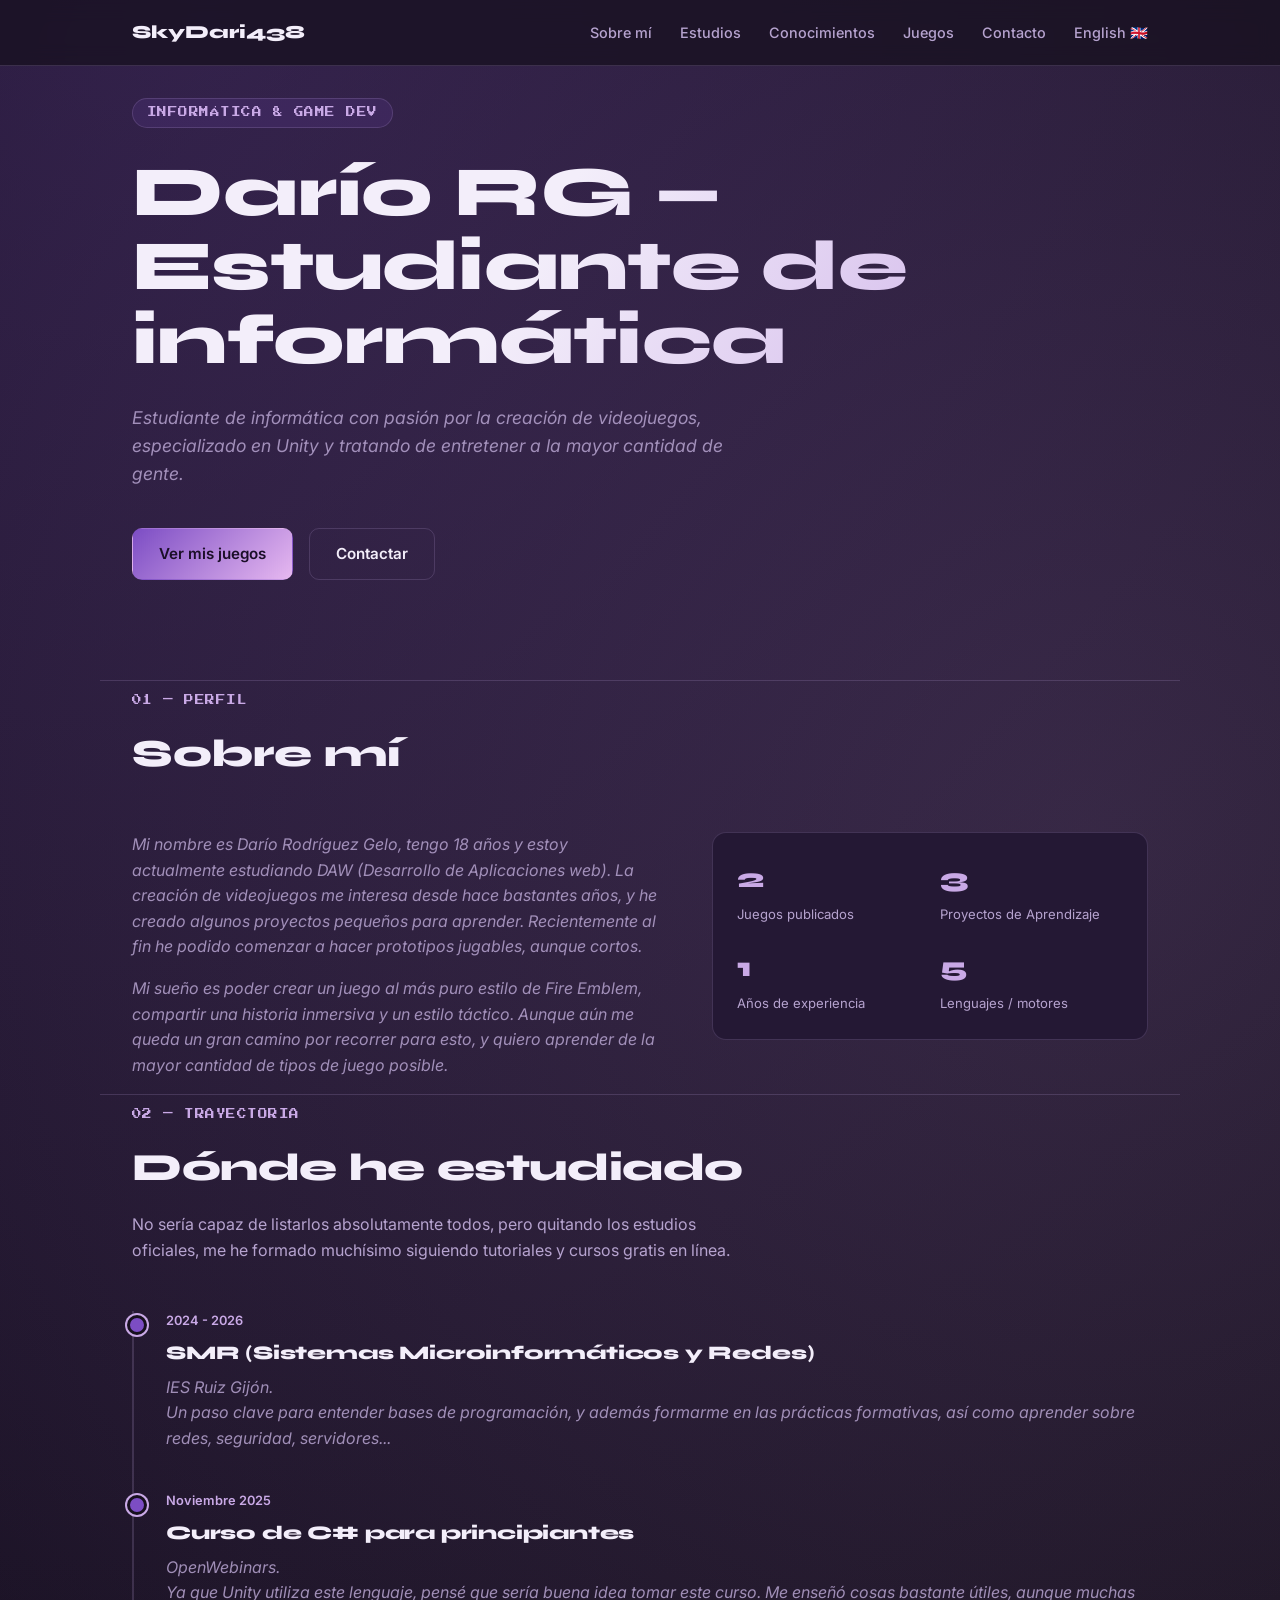
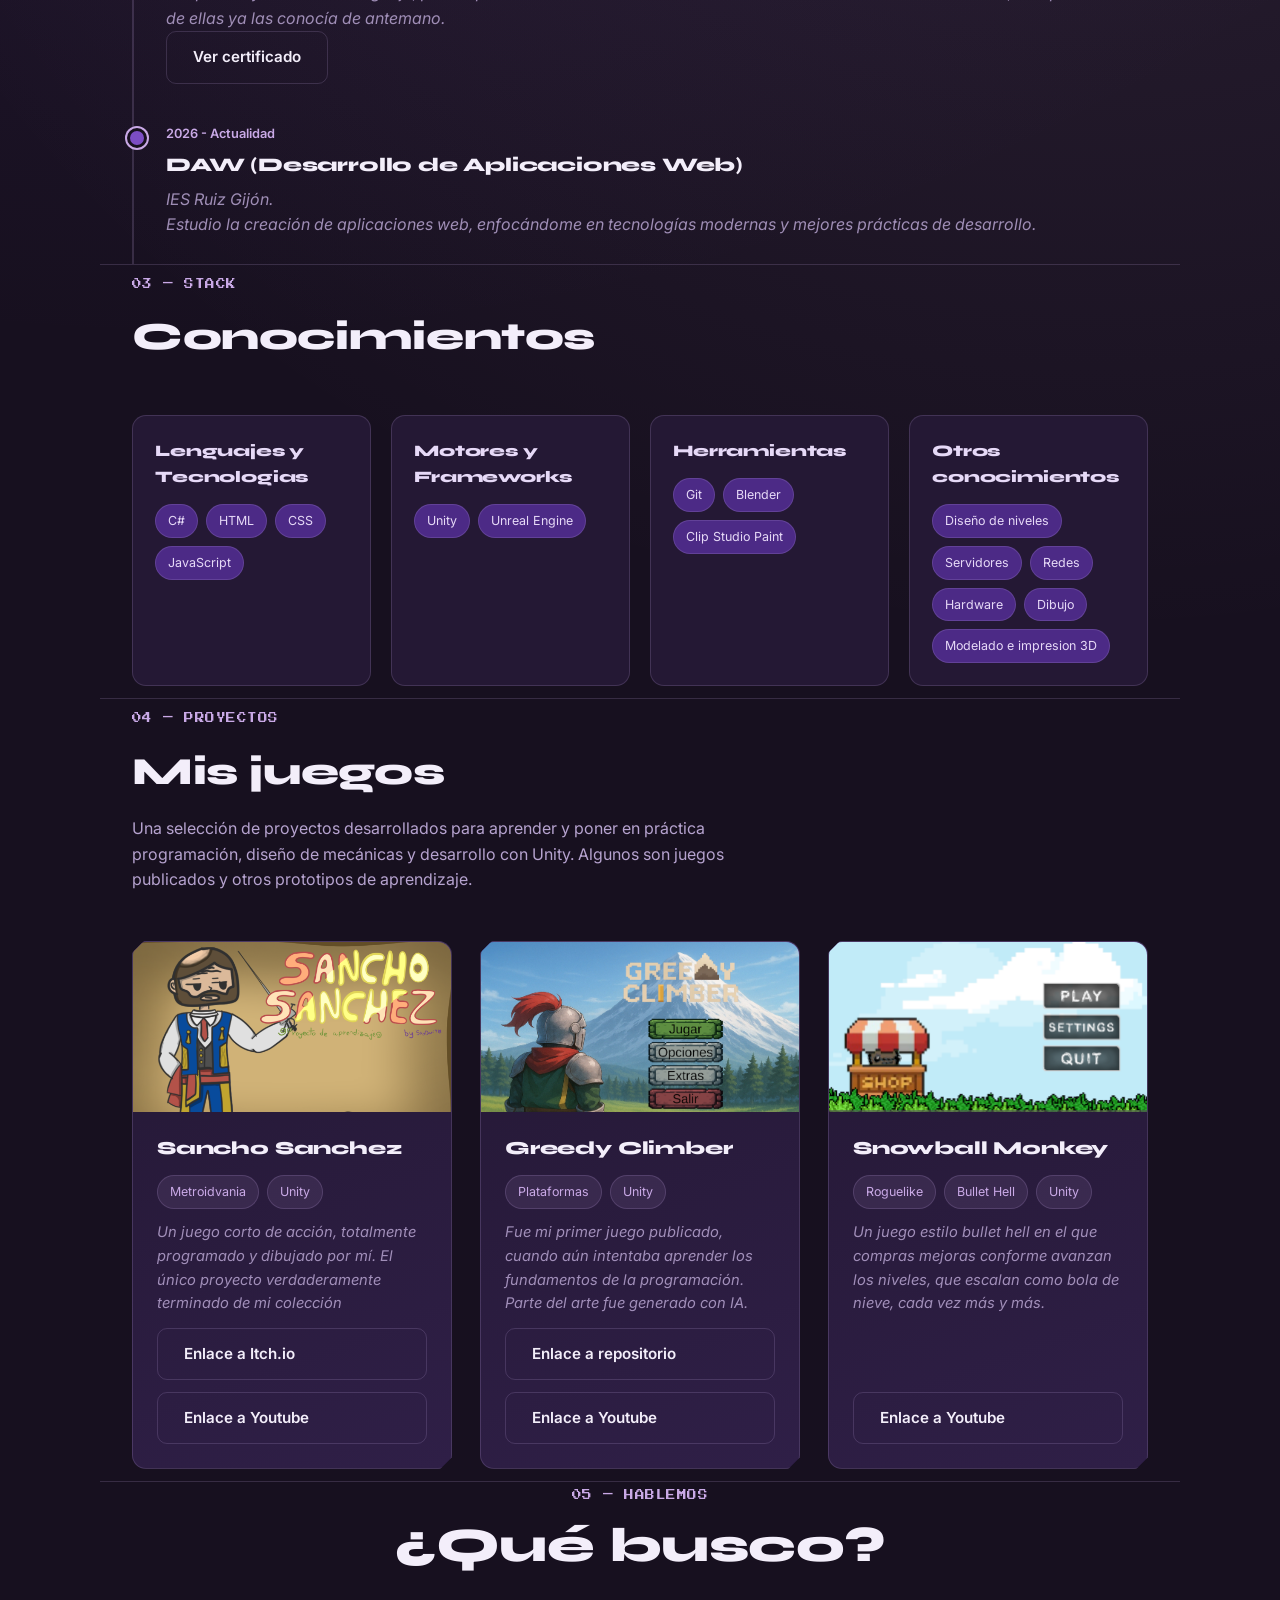
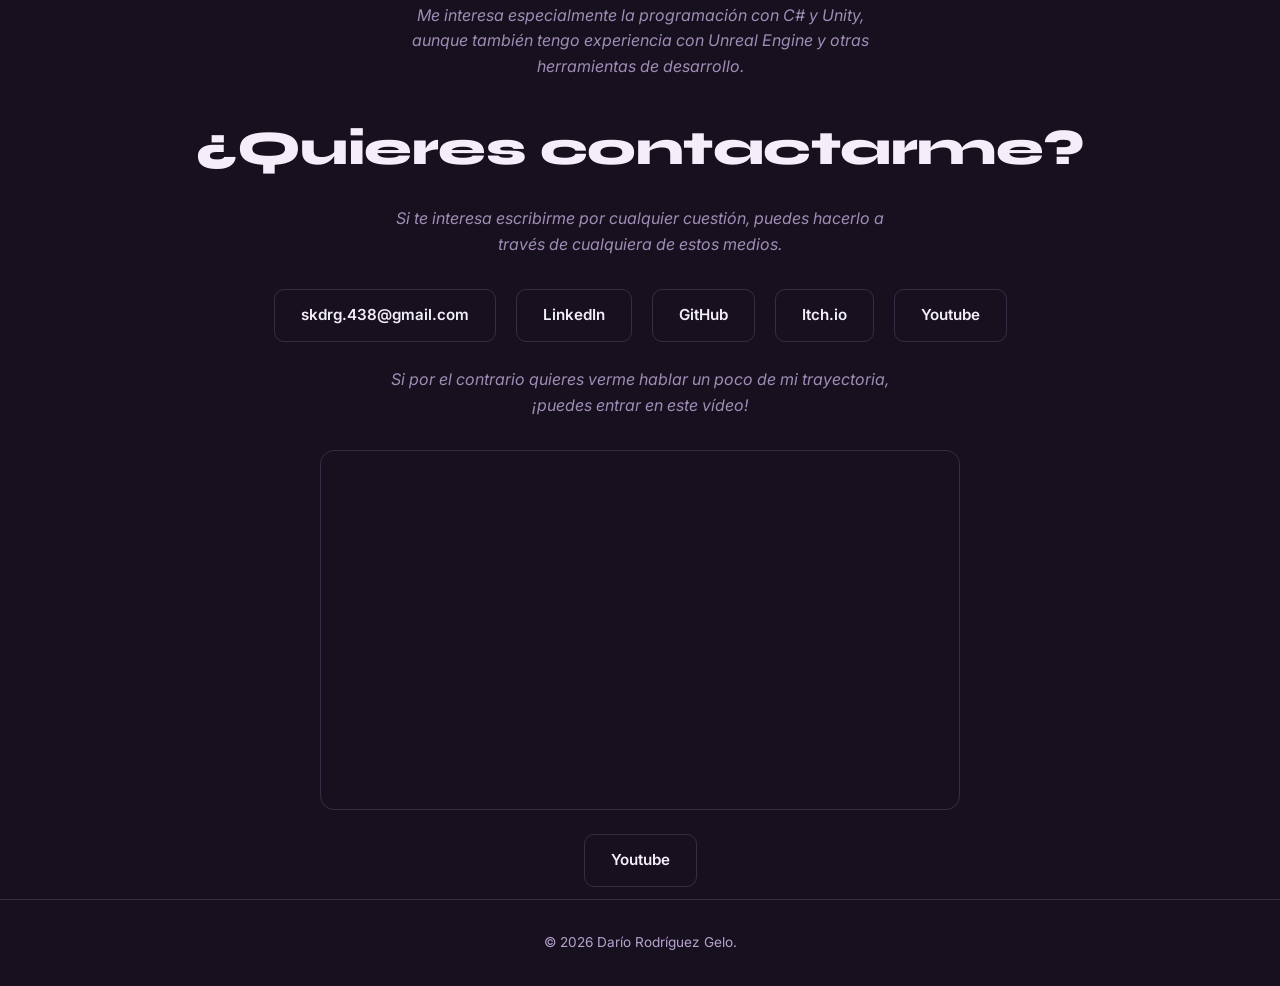
<file: index.html>
<!DOCTYPE html>
<html lang="es">
<head>
<meta charset="UTF-8">
<meta name="viewport" content="width=device-width, initial-scale=1.0">
<meta name="color-scheme" content="dark">
<title>SkyDari438 — Portfolio de estudiante de informática</title>
<link rel="preconnect" href="https://fonts.googleapis.com">
<link rel="preconnect" href="https://fonts.gstatic.com" crossorigin>
<link rel="stylesheet" href="index.css">
<link href="https://fonts.googleapis.com/css2?family=Syne:wght@600;700;800&family=Inter:wght@400;500;600&family=Press+Start+2P&display=swap" rel="stylesheet">
</head>
<body>
 
<header>
  <nav>
    <div class="logo">SkyDari438</div>
    <input type="checkbox" id="nav-toggle" class="nav-toggle">
    <label for="nav-toggle" class="hamburger" aria-label="Abrir menú">
      <span></span><span></span><span></span>
    </label>
    <ul>
      <li><a href="#sobre-mi">Sobre mí</a></li>
      <li><a href="#estudios">Estudios</a></li>
      <li><a href="#conocimientos">Conocimientos</a></li>
      <li><a href="#juegos">Juegos</a></li>
      <li><a href="#contacto">Contacto</a></li>
      <li><a href="index-en.html">English 🇬🇧</a></li>
    </ul>
  </nav>
</header>
 
<main>
 
  <!-- HERO -->
  <section class="hero wrap" style="border-top:none;">
    <span class="hero-eyebrow pixel-tag">Informática & Game Dev</span>
    <h1>Darío RG — Estudiante de informática</h1>
    <p class="lede placeholder">
      Estudiante de informática con pasión por la creación de videojuegos, especializado en Unity y tratando de entretener a la mayor cantidad de gente.
    <div class="hero-actions">
      <a class="btn btn-primary" href="#juegos">Ver mis juegos</a>
      <a class="btn btn-ghost" href="#contacto">Contactar</a>
    </div>
  </section>
 
  <!-- SOBRE MI -->
  <section class="wrap" id="sobre-mi">
    <div class="section-head">
      <span class="pixel-tag">01 — Perfil</span>
      <h2>Sobre mí</h2>
    </div>
    <div class="about-grid">
      <div>
        <p class="placeholder">
          Mi nombre es Darío Rodríguez Gelo, tengo 18 años y estoy actualmente estudiando DAW (Desarrollo de Aplicaciones web). La creación de videojuegos me interesa desde hace bastantes años, y he creado algunos proyectos pequeños para aprender. Recientemente al fin he podido comenzar a hacer prototipos jugables, aunque cortos.
        </p>
        <p class="placeholder">
          Mi sueño es poder crear un juego al más puro estilo de Fire Emblem, compartir una historia inmersiva y un estilo táctico. Aunque aún me queda un gran camino por recorrer para esto, y quiero aprender de la mayor cantidad de tipos de juego posible.
        </p>
      </div>
      <div class="stat-card">
        <div>
          <h3>2</h3>
          <span>Juegos publicados</span>
        </div>
        <div>
          <h3>3</h3>
          <span>Proyectos de Aprendizaje</span>
        </div>
        <div>
          <h3>1</h3>
          <span>Años de experiencia</span>
        </div>
        <div>
          <h3>5</h3>
          <span>Lenguajes / motores</span>
        </div>
      </div>
    </div>
  </section>
 
  <!-- ESTUDIOS -->
  <section class="wrap" id="estudios">
    <div class="section-head">
      <span class="pixel-tag">02 — Trayectoria</span>
      <h2>Dónde he estudiado</h2>
      <p>No sería capaz de listarlos absolutamente todos, pero quitando los estudios oficiales, me he formado muchísimo siguiendo tutoriales y cursos gratis en línea.</p>
    </div>
    <div class="timeline">
      <div class="timeline-item">
        <span class="date">2024 - 2026</span>
        <h3>SMR (Sistemas Microinformáticos y Redes)</h3>
        <p class="placeholder">IES Ruiz Gijón. <br>Un paso clave para entender bases de programación, y además formarme en las prácticas formativas, así como aprender sobre redes, seguridad, servidores...</p>
      </div>
      <div class="timeline-item">
        <span class="date">Noviembre 2025</span>
        <h3>Curso de C# para principiantes</h3>
        <p class="placeholder">OpenWebinars. <br>Ya que Unity utiliza este lenguaje, pensé que sería buena idea tomar este curso. Me enseñó cosas bastante útiles, aunque muchas de ellas ya las conocía de antemano.</p>
      <a class="btn btn-ghost" href="https://openwebinars.net/cert/fSMb" target="_blank">Ver certificado</a>
    </div>
      <div class="timeline-item">
        <span class="date">2026 - Actualidad</span>
        <h3>DAW (Desarrollo de Aplicaciones Web)</h3>
        <p class="placeholder">IES Ruiz Gijón. <br>Estudio la creación de aplicaciones web, enfocándome en tecnologías modernas y mejores prácticas de desarrollo.</p><br>
      </div>
    </div>
  </section>
 
  <!-- CONOCIMIENTOS -->
  <section class="wrap" id="conocimientos">
    <div class="section-head">
      <span class="pixel-tag">03 — Stack</span>
      <h2>Conocimientos</h2>
      <p></p>
    </div>
    <div class="skills-grid">
      <div class="skill-card">
        <h3>Lenguajes y Tecnologias</h3>
        <div class="tag-row">
          <span class="tag">C#</span>
          <span class="tag">HTML</span>
          <span class="tag">CSS</span>
          <span class="tag">JavaScript</span>
        </div>
      </div>
      <div class="skill-card">
        <h3>Motores y Frameworks</h3>
        <div class="tag-row">
          <span class="tag">Unity</span>
          <span class="tag">Unreal Engine</span>
        </div>
      </div>
      <div class="skill-card">
        <h3>Herramientas</h3>
        <div class="tag-row">
          <span class="tag">Git</span>
          <span class="tag">Blender</span>
          <span class="tag">Clip Studio Paint</span>
        </div>
      </div>
      <div class="skill-card">
        <h3>Otros conocimientos</h3>
        <div class="tag-row">
          <span class="tag">Diseño de niveles</span>
          <span class="tag">Servidores</span>
          <span class="tag">Redes</span>
          <span class="tag">Hardware</span>
          <span class="tag">Dibujo</span>
          <span class="tag">Modelado e impresion 3D</span>
        </div>
      </div>
    </div>
  </section>
 
  <!-- JUEGOS -->
  <section class="wrap" id="juegos">
    <div class="section-head">
      <span class="pixel-tag">04 — Proyectos</span>
      <h2>Mis juegos</h2>
      <p>Una selección de proyectos desarrollados para aprender y poner en práctica programación, diseño de mecánicas y desarrollo con Unity. Algunos son juegos publicados y otros prototipos de aprendizaje.</p>
    </div>
    <div class="games-grid">
 
      <div class="game-card">
        <div class="game-cover"><img src="Images/portada.png"></div>
        <div class="game-body">
          <h3>Sancho Sanchez</h3>
          <div class="game-meta">
            <span class="tag">Metroidvania</span>
            <span class="tag">Unity</span>
          </div>
          <p class="placeholder">Un juego corto de acción, totalmente programado y dibujado por mí. El único proyecto verdaderamente terminado de mi colección</p>
          <div class="btn btn-ghost">
            <a href="https://skydari438-dev.itch.io/sancho-sanchez" target="_blank">Enlace a Itch.io</a>
          </div>
          <div class="btn btn-ghost">
            <a href="https://youtu.be/wzPy4xqdHXQ" target="_blank">Enlace a Youtube</a>
          </div>
        </div>
      </div>
 
      <div class="game-card">
        <div class="game-cover"><img src="Images/GreedyClimber.png"></div>
        <div class="game-body">
          <h3>Greedy Climber</h3>
          <div class="game-meta">
            <span class="tag">Plataformas</span>
            <span class="tag">Unity</span>
          </div>
          <p class="placeholder">Fue mi primer juego publicado, cuando aún intentaba aprender los fundamentos de la programación. Parte del arte fue generado con IA.</p>
          <div class="btn btn-ghost">
            <a href="https://github.com/SkyDari-438/Primer-Juego-Unity2D.git" target="_blank">Enlace a repositorio</a>
          </div>
          <div class="btn btn-ghost">
            <a href="https://youtu.be/NjrJSNWbiig" target="_blank">Enlace a Youtube</a>
          </div>
        </div>
      </div>
 
      <div class="game-card">
        <div class="game-cover"><img src="Images/SnowballMonkey.png"></div>
        <div class="game-body">
          <h3>Snowball Monkey</h3>
          <div class="game-meta">
            <span class="tag">Roguelike</span>
            <span class="tag">Bullet Hell</span>
            <span class="tag">Unity</span>
          </div>
          <p class="placeholder">Un juego estilo bullet hell en el que compras mejoras conforme avanzan los niveles, que escalan como bola de nieve, cada vez más y más.</p>
          <div class="btn btn-ghost">
            <a href="https://youtu.be/b_CX183hEW8" target="_blank">Enlace a Youtube</a>
          </div>
        </div>
      </div>

    </div>
  </section>
 
  <!-- CONTACTO -->
  <section class="wrap contact" id="contacto">
    <span class="pixel-tag">05 — Hablemos</span>
    <h2>¿Qué busco?</h2>
    <p class="placeholder">Me interesa especialmente la programación con C# y Unity, aunque también tengo experiencia con Unreal Engine y otras herramientas de desarrollo.</p>
    <h2>¿Quieres contactarme?</h2>
    <p class="placeholder">Si te interesa escribirme por cualquier cuestión, puedes hacerlo a través de cualquiera de estos medios.</p>
    <div class="contact-links">
      <a class="btn btn-ghost" href="mailto:skdrg.438@gmail.com">skdrg.438@gmail.com</a>
      <a class="btn btn-ghost" href="https://www.linkedin.com/in/dar%C3%ADo-rodr%C3%ADguez-gelo-843842410/?locale=es" target="_blank">LinkedIn</a>
      <a class="btn btn-ghost" href="https://github.com/SkyDari-438" target="_blank">GitHub</a>
      <a class="btn btn-ghost" href="https://skydari438-dev.itch.io/" target="_blank">Itch.io</a>
      <a class="btn btn-ghost" href="https://www.youtube.com/@SkyDari438" target="_blank">Youtube</a>
    </div>
<br>
        <p class="placeholder">Si por el contrario quieres verme hablar un poco de mi trayectoria, ¡puedes entrar en este vídeo!</p>

<div class="video-embed">
  <iframe
    src="https://www.youtube-nocookie.com/embed/djMQ1L8S_8g"
    title="Vídeo de trayectoria de Darío Rodríguez Gelo"
    frameborder="0"
    allow="accelerometer; autoplay; clipboard-write; encrypted-media; gyroscope; picture-in-picture; web-share"
    referrerpolicy="strict-origin-when-cross-origin"
    allowfullscreen>
  </iframe>
</div>
<div class="contact-links">
  <a class="btn btn-ghost" href="https://youtu.be/djMQ1L8S_8g" target="_blank">Youtube</a>
</div>


 
</main>
 
<footer>
  © 2026 Darío Rodríguez Gelo.
</footer>

<script>
  document.querySelectorAll('nav ul a').forEach(function(link){
    link.addEventListener('click', function(){
      var toggle = document.getElementById('nav-toggle');
      if (toggle) toggle.checked = false;
    });
  });
</script>
 
</body>
</html>
</file>
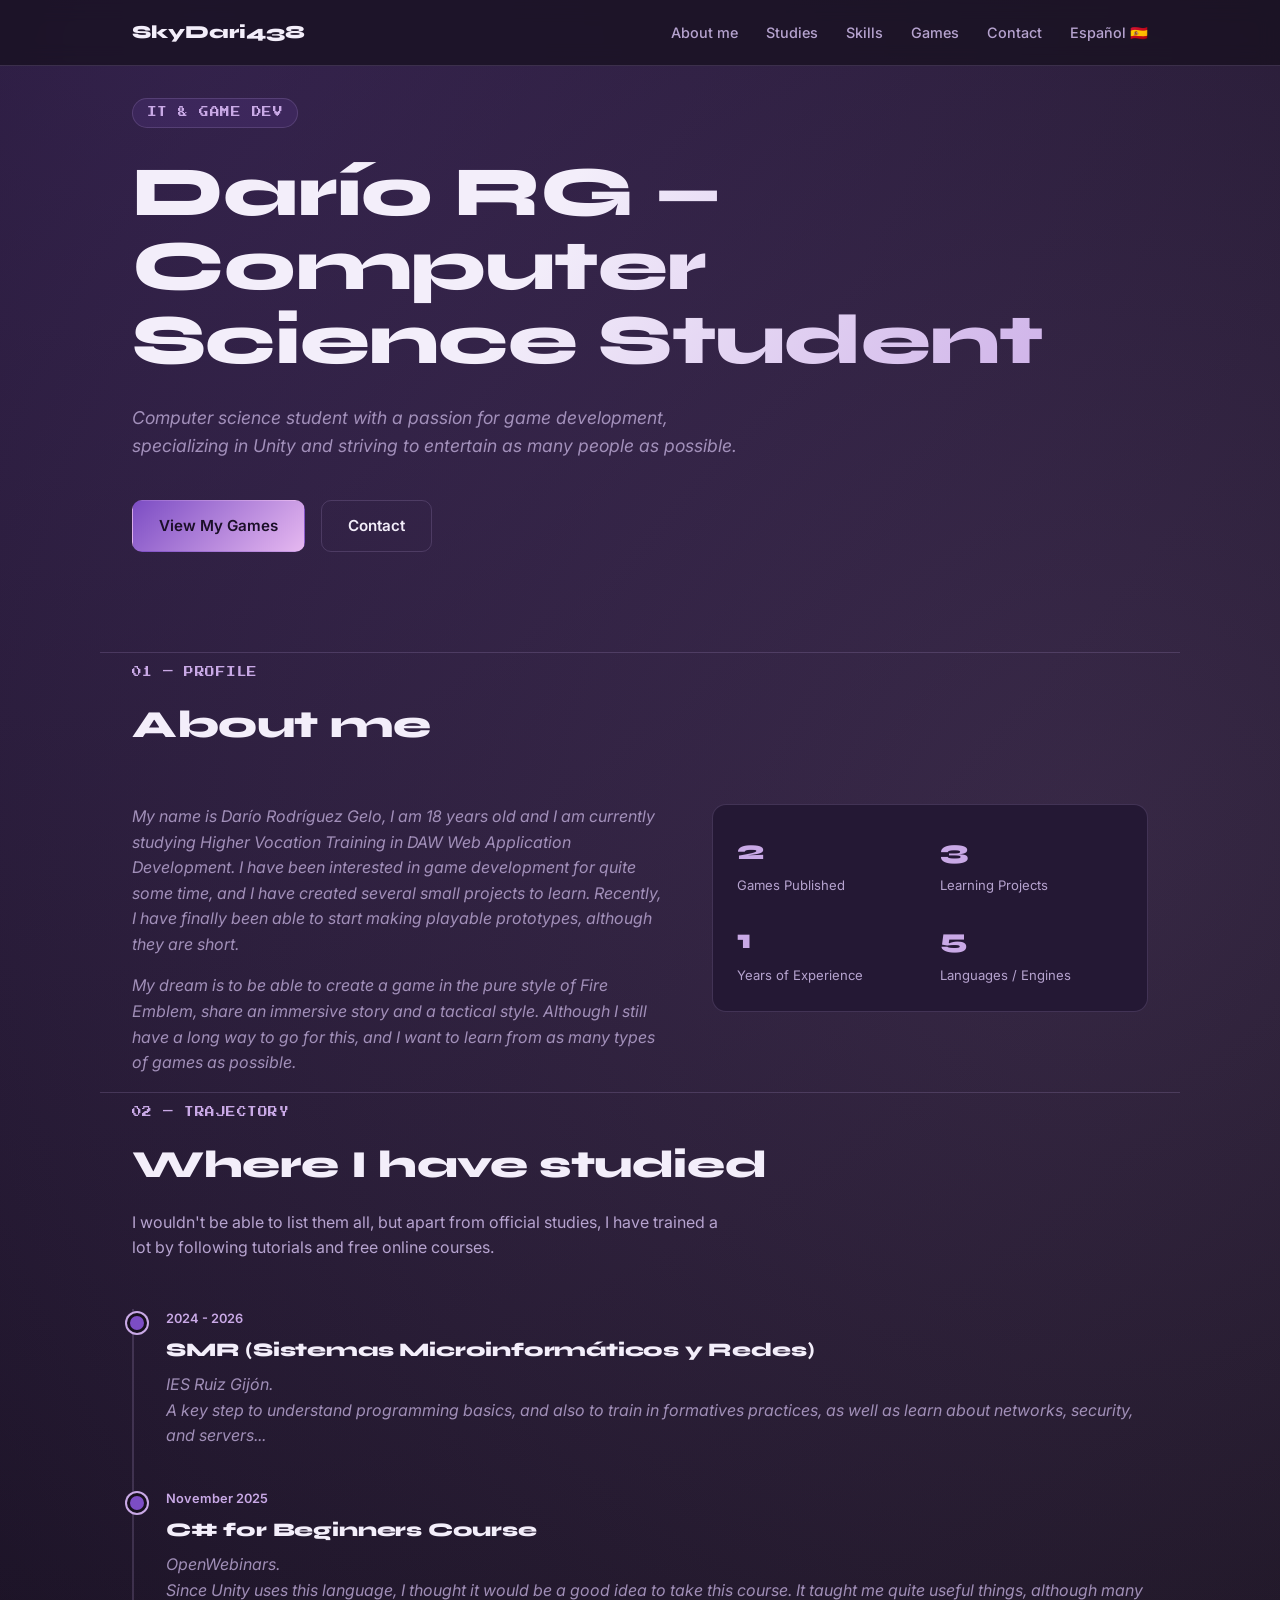
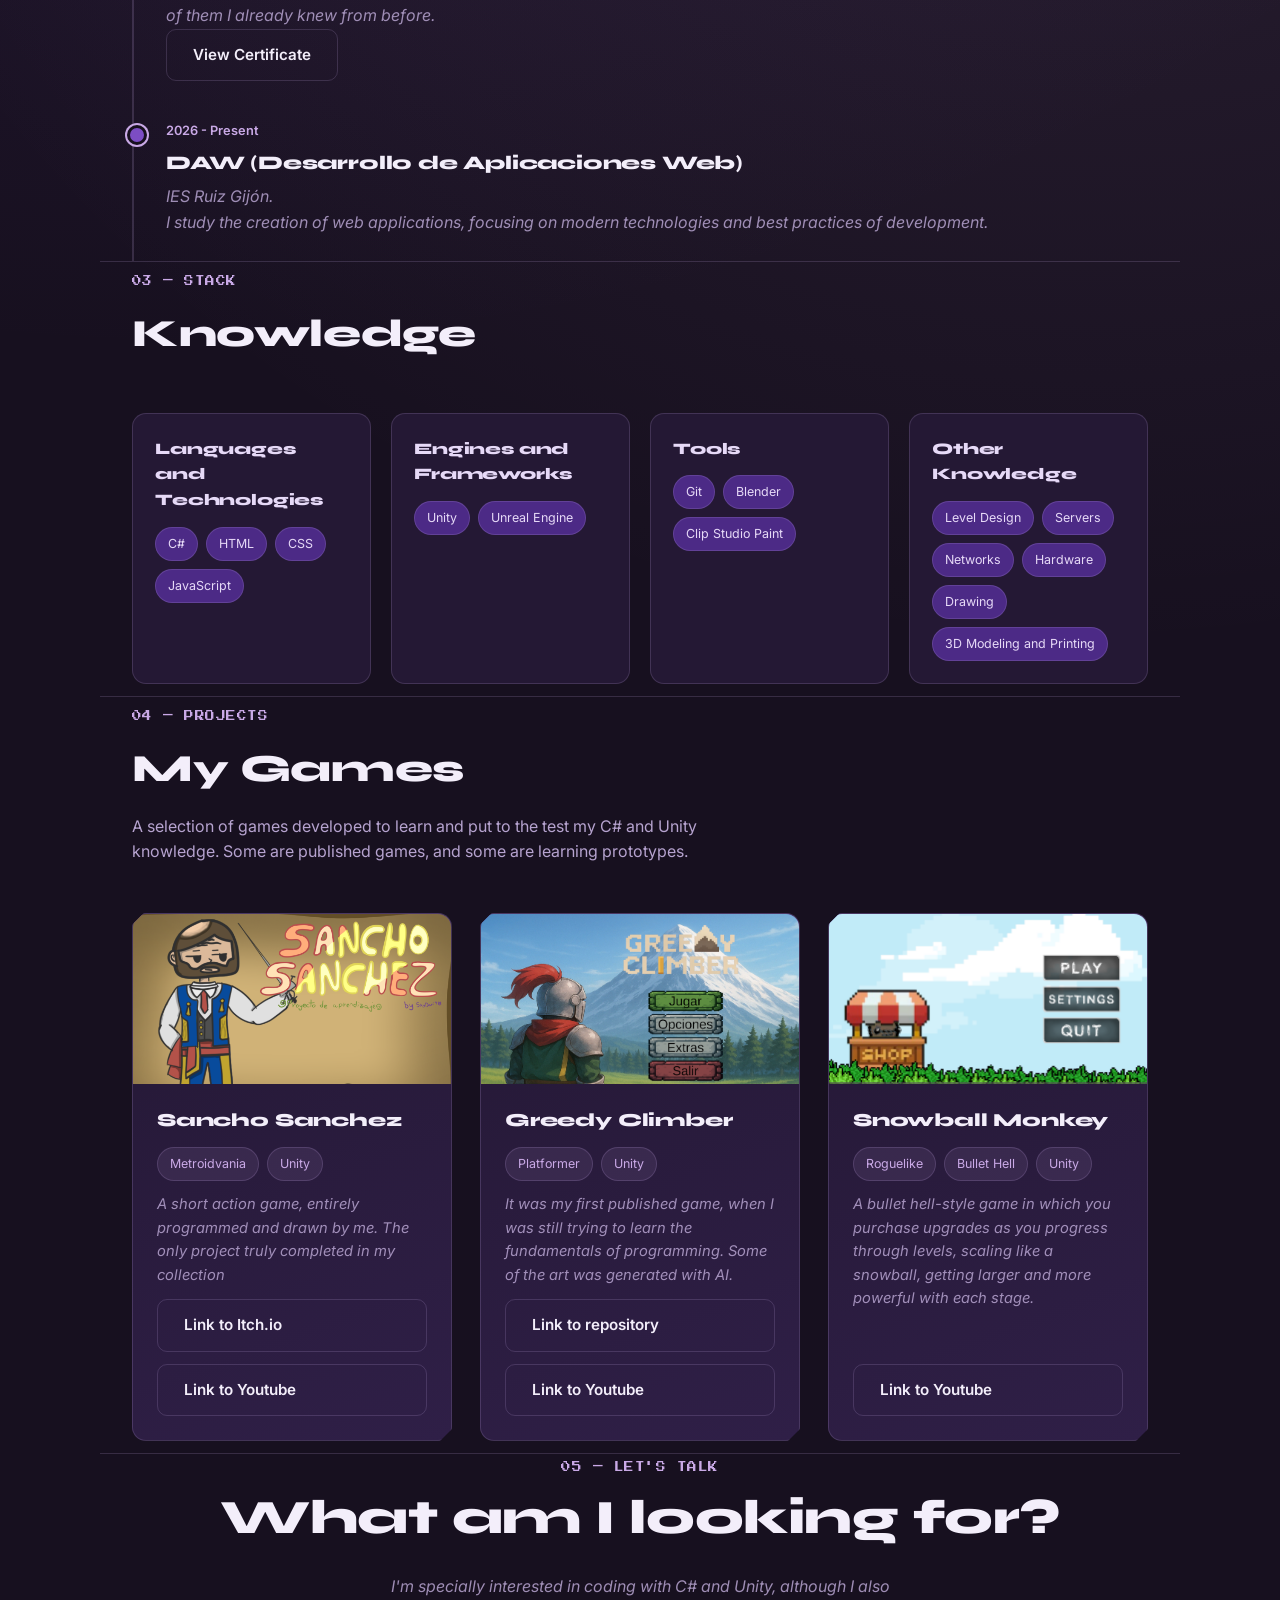
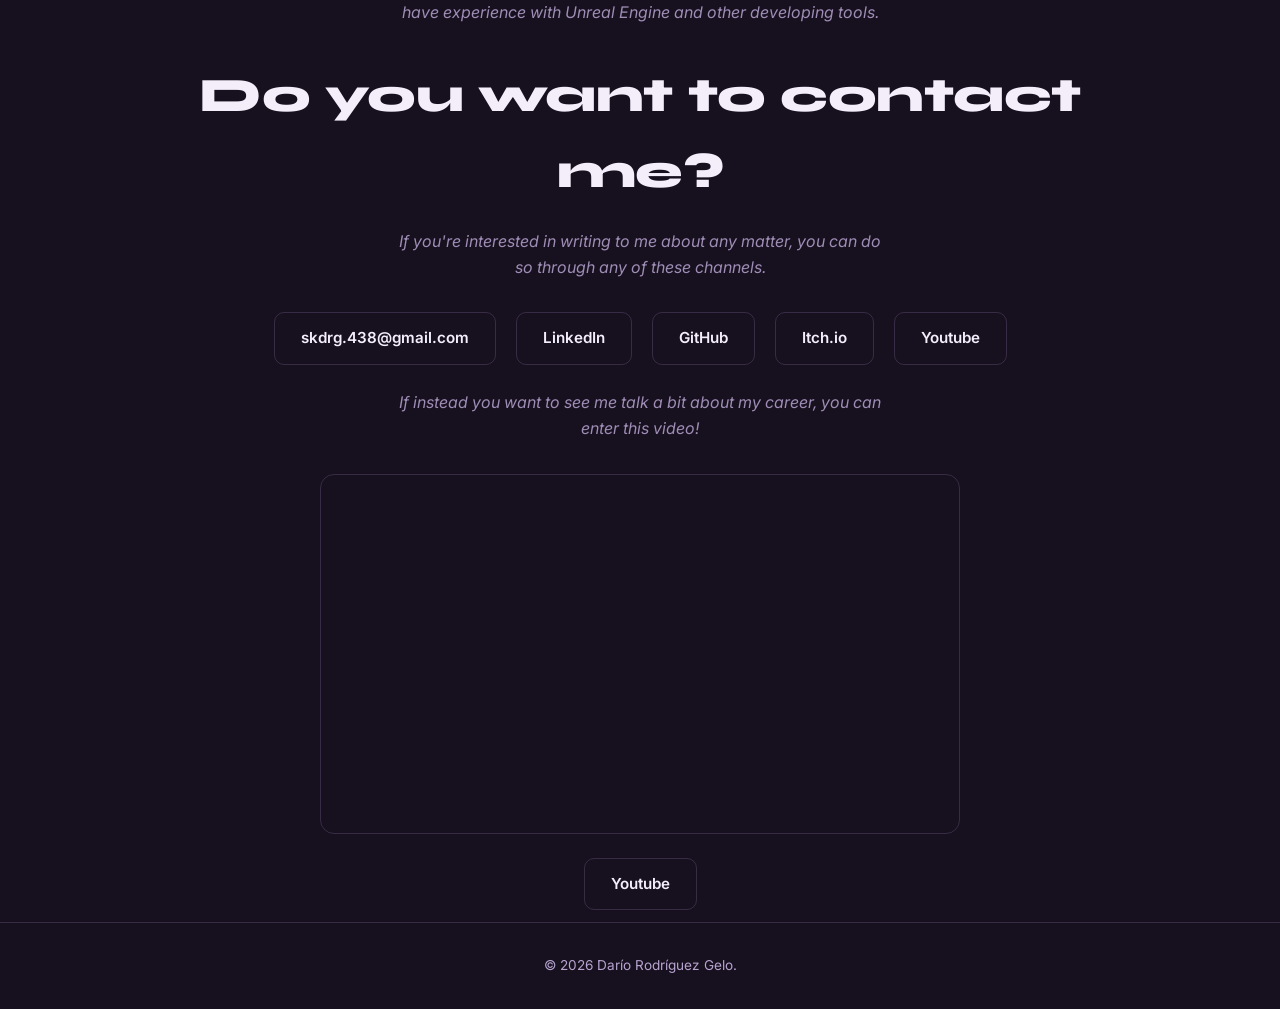
<file: index-en.html>
<!DOCTYPE html>
<html lang="es">
<head>
<meta charset="UTF-8">
<meta name="viewport" content="width=device-width, initial-scale=1.0">
<meta name="color-scheme" content="dark">
<title>SkyDari438 — IT student Portfolio</title>
<link rel="preconnect" href="https://fonts.googleapis.com">
<link rel="preconnect" href="https://fonts.gstatic.com" crossorigin>
<link rel="stylesheet" href="index.css">
<link href="https://fonts.googleapis.com/css2?family=Syne:wght@600;700;800&family=Inter:wght@400;500;600&family=Press+Start+2P&display=swap" rel="stylesheet">
</head>
<body>
 
<header>
  <nav>
    <div class="logo">SkyDari438</div>
    <input type="checkbox" id="nav-toggle" class="nav-toggle">
    <label for="nav-toggle" class="hamburger" aria-label="Abrir menú">
      <span></span><span></span><span></span>
    </label>
    <ul>
      <li><a href="#sobre-mi">About me</a></li>
      <li><a href="#estudios">Studies</a></li>
      <li><a href="#conocimientos">Skills</a></li>
      <li><a href="#juegos">Games</a></li>
      <li><a href="#contacto">Contact</a></li>
      <li><a href="index.html">Español 🇪🇸</a></li>
    </ul>
  </nav>
</header>
 
<main>
 
  <!-- HERO -->
  <section class="hero wrap" style="border-top:none;">
    <span class="hero-eyebrow pixel-tag">IT & Game Dev</span>
    <h1>Darío RG — Computer Science Student</h1>
    <p class="lede placeholder">
      Computer science student with a passion for game development, specializing in Unity and striving to entertain as many people as possible.
    </p>
    <div class="hero-actions">
      <a class="btn btn-primary" href="#juegos">View My Games</a>
      <a class="btn btn-ghost" href="#contacto">Contact</a>
    </div>
  </section>
 
  <!-- SOBRE MI -->
  <section class="wrap" id="sobre-mi">
    <div class="section-head">
      <span class="pixel-tag">01 — Profile</span>
      <h2>About me</h2>
    </div>
    <div class="about-grid">
      <div>
        <p class="placeholder">
          My name is Darío Rodríguez Gelo, I am 18 years old and I am currently studying Higher Vocation Training in DAW Web Application Development. I have been interested in game development for quite some time, and I have created several small projects to learn. Recently, I have finally been able to start making playable prototypes, although they are short.
        </p>
        <p class="placeholder">
          My dream is to be able to create a game in the pure style of Fire Emblem, share an immersive story and a tactical style. Although I still have a long way to go for this, and I want to learn from as many types of games as possible.
        </p>
      </div>
      <div class="stat-card">
        <div>
          <h3>2</h3>
          <span>Games Published</span>
        </div>
        <div>
          <h3>3</h3>
          <span>Learning Projects</span>
        </div>
        <div>
          <h3>1</h3>
          <span>Years of Experience</span>
        </div>
        <div>
          <h3>5</h3>
          <span>Languages / Engines</span>
        </div>
      </div>
    </div>
  </section>
 
  <!-- ESTUDIOS -->
  <section class="wrap" id="estudios">
    <div class="section-head">
      <span class="pixel-tag">02 — Trajectory</span>
      <h2>Where I have studied</h2>
      <p>I wouldn't be able to list them all, but apart from official studies, I have trained a lot by following tutorials and free online courses.</p>
    </div>
    <div class="timeline">
      <div class="timeline-item">
        <span class="date">2024 - 2026</span>
        <h3>SMR (Sistemas Microinformáticos y Redes)</h3>
        <p class="placeholder">IES Ruiz Gijón. <br>A key step to understand programming basics, and also to train in formatives practices, as well as learn about networks, security, and servers...</p>
      </div>
      <div class="timeline-item">
        <span class="date">November 2025</span>
        <h3>C# for Beginners Course</h3>
        <p class="placeholder">OpenWebinars. <br>Since Unity uses this language, I thought it would be a good idea to take this course. It taught me quite useful things, although many of them I already knew from before.</p>
      <a class="btn btn-ghost" href="https://openwebinars.net/cert/fSMb" target="_blank">View Certificate</a>
    </div>
      <div class="timeline-item">
        <span class="date">2026 - Present</span>
        <h3>DAW (Desarrollo de Aplicaciones Web)</h3>
        <p class="placeholder">IES Ruiz Gijón. <br>I study the creation of web applications, focusing on modern technologies and best practices of development.</p><br>
      </div>
    </div>
  </section>
 
  <!-- CONOCIMIENTOS -->
  <section class="wrap" id="conocimientos">
    <div class="section-head">
      <span class="pixel-tag">03 — Stack</span>
      <h2>Knowledge</h2>
      <p></p>
    </div>
    <div class="skills-grid">
      <div class="skill-card">
        <h3>Languages and Technologies</h3>
        <div class="tag-row">
          <span class="tag">C#</span>
          <span class="tag">HTML</span>
          <span class="tag">CSS</span>
          <span class="tag">JavaScript</span>
        </div>
      </div>
      <div class="skill-card">
        <h3>Engines and Frameworks</h3>
        <div class="tag-row">
          <span class="tag">Unity</span>
          <span class="tag">Unreal Engine</span>
        </div>
      </div>
      <div class="skill-card">
        <h3>Tools</h3>
        <div class="tag-row">
          <span class="tag">Git</span>
          <span class="tag">Blender</span>
          <span class="tag">Clip Studio Paint</span>
        </div>
      </div>
      <div class="skill-card">
        <h3>Other Knowledge</h3>
        <div class="tag-row">
          <span class="tag">Level Design</span>
          <span class="tag">Servers</span>
          <span class="tag">Networks</span>
          <span class="tag">Hardware</span>
          <span class="tag">Drawing</span>
          <span class="tag">3D Modeling and Printing</span>
        </div>
      </div>
    </div>
  </section>
 
  <!-- JUEGOS -->
  <section class="wrap" id="juegos">
    <div class="section-head">
      <span class="pixel-tag">04 — Projects</span>
      <h2>My Games</h2>
      <p>A selection of games developed to learn and put to the test my C# and Unity knowledge. Some are published games, and some are learning prototypes.</p>
    </div>
    <div class="games-grid">
 
      <div class="game-card">
        <div class="game-cover"><img src="Images/portada.png"></div>
        <div class="game-body">
          <h3>Sancho Sanchez</h3>
          <div class="game-meta">
            <span class="tag">Metroidvania</span>
            <span class="tag">Unity</span>
          </div>
          <p class="placeholder">A short action game, entirely programmed and drawn by me. The only project truly completed in my collection</p>
          <div class="btn btn-ghost">
            <a href="https://skydari438-dev.itch.io/sancho-sanchez" target="_blank">Link to Itch.io</a>
          </div>
          <div class="btn btn-ghost">
            <a href="https://youtu.be/wzPy4xqdHXQ" target="_blank">Link to Youtube</a>
          </div>
        </div>
      </div>
 
      <div class="game-card">
        <div class="game-cover"><img src="Images/GreedyClimber.png"></div>
        <div class="game-body">
          <h3>Greedy Climber</h3>
          <div class="game-meta">
            <span class="tag">Platformer</span>
            <span class="tag">Unity</span>
          </div>
          <p class="placeholder">It was my first published game, when I was still trying to learn the fundamentals of programming. Some of the art was generated with AI.</p>
          <div class="btn btn-ghost">
            <a href="https://github.com/SkyDari-438/Primer-Juego-Unity2D.git" target="_blank">Link to repository</a>
          </div>
          <div class="btn btn-ghost">
            <a href="https://youtu.be/NjrJSNWbiig" target="_blank">Link to Youtube</a>
          </div>
        </div>
      </div>
 
      <div class="game-card">
        <div class="game-cover"><img src="Images/SnowballMonkey.png"></div>
        <div class="game-body">
          <h3>Snowball Monkey</h3>
          <div class="game-meta">
            <span class="tag">Roguelike</span>
            <span class="tag">Bullet Hell</span>
            <span class="tag">Unity</span>
          </div>
          <p class="placeholder">A bullet hell-style game in which you purchase upgrades as you progress through levels, scaling like a snowball, getting larger and more powerful with each stage.</p>
          <div class="btn btn-ghost">
            <a href="https://youtu.be/b_CX183hEW8" target="_blank">Link to Youtube</a>
          </div>
        </div>
      </div>

    </div>
  </section>
 
  <!-- CONTACTO -->
  <section class="wrap contact" id="contacto">
    <span class="pixel-tag">05 — Let's Talk</span>
    <h2>What am I looking for?</h2>
    <p class="placeholder">I'm specially interested in coding with C# and Unity, although I also have experience with Unreal Engine and other developing tools.</p>
    <h2>Do you want to contact me?</h2>
    <p class="placeholder">If you're interested in writing to me about any matter, you can do so through any of these channels.</p>
    <div class="contact-links">
      <a class="btn btn-ghost" href="mailto:skdrg.438@gmail.com" target="_blank">skdrg.438@gmail.com</a>
      <a class="btn btn-ghost" href="https://www.linkedin.com/in/dar%C3%ADo-rodr%C3%ADguez-gelo-843842410/?locale=es" target="_blank">LinkedIn</a>
      <a class="btn btn-ghost" href="https://github.com/SkyDari-438" target="_blank">GitHub</a>
      <a class="btn btn-ghost" href="https://skydari438-dev.itch.io/" target="_blank">Itch.io</a>
      <a class="btn btn-ghost" href="https://www.youtube.com/@SkyDari438" target="_blank">Youtube</a>
    </div>
<br>
        <p class="placeholder">If instead you want to see me talk a bit about my career, you can enter this video!</p>
<div class="video-embed">
  <iframe
    src="https://www.youtube-nocookie.com/embed/CtzHOvHMePU"
    title="Vídeo de trayectoria de Darío Rodríguez Gelo"
    frameborder="0"
    allow="accelerometer; autoplay; clipboard-write; encrypted-media; gyroscope; picture-in-picture; web-share"
    referrerpolicy="strict-origin-when-cross-origin"
    allowfullscreen>
  </iframe>
</div>


    <div class="contact-links">
      <a class="btn btn-ghost" href="https://youtu.be/CtzHOvHMePU" target="_blank">Youtube</a>
    </div>
 
</main>
 
<footer>
  © 2026 Darío Rodríguez Gelo.
</footer>
 
</body>
</html>
</file>
<file: index.css>
:root{
    color-scheme: dark;
    --bg-void: #17101f;
    --bg-surface: #241834;
    --bg-surface-2: #2f1f47;
    --purple-deep: #4c2a86;
    --purple-mid: #7c4dc4;
    --lilac: #c9a9e6;
    --lilac-soft: #e6d9f7;
    --pink-glow: #e6b8f0;
    --text-main: #f3eefa;
    --text-dim: #b6a3cf;
    --line: rgba(201, 169, 230, 0.18);
    --radius: 14px;
  }

  *{ box-sizing:border-box; margin:0; padding:0; }

  html{ scroll-behavior:smooth; }

  body{
    background:
      radial-gradient(circle at 15% 0%, rgba(124,77,196,0.25), transparent 45%),
      radial-gradient(circle at 85% 20%, rgba(230,184,240,0.12), transparent 40%),
      var(--bg-void);
    color: var(--text-main);
    font-family: 'Inter', sans-serif;
    line-height: 1.6;
    overflow-x: hidden;
  }

  h1, h2, h3, .display{
    font-family: 'Syne', sans-serif;
    font-weight: 800;
    letter-spacing: -0.01em;
  }

  .pixel-tag{
    font-family: 'Press Start 2P', monospace;
    font-size: 0.6rem;
    letter-spacing: 0.05em;
    color: var(--lilac);
    text-transform: uppercase;
  }

  a{ color: inherit; text-decoration: none; }

  .placeholder{
    color: var(--pink-glow);
    font-style: italic;
    opacity: 0.85;
  }

  .wrap{
    max-width: 1080px;
    margin: 0 auto;
    padding: 0 32px;
  }

  /* ---------- NAV ---------- */
  header{
    position: sticky;
    top: 0;
    z-index: 50;
    backdrop-filter: blur(10px);
    background: rgba(23, 16, 31, 0.75);
    border-bottom: 1px solid var(--line);
  }

  nav{
    max-width: 1080px;
    margin: 0 auto;
    padding: 18px 32px;
    display: flex;
    align-items: center;
    justify-content: space-between;
  }

  .logo{
    font-family: 'Syne', sans-serif;
    font-weight: 800;
    font-size: 1.15rem;
    color: var(--text-main);
  }
  .logo span{ color: var(--lilac); }

  nav ul{
    display: flex;
    gap: 28px;
    list-style: none;
  }

  nav a{
    font-size: 0.9rem;
    font-weight: 500;
    color: var(--text-dim);
    transition: color 0.2s ease;
    position: relative;
  }
  nav a:hover, nav a:focus-visible{ color: var(--text-main); }

  nav a::after{
    content:"";
    position:absolute;
    left:0; bottom:-6px;
    width:0; height:2px;
    background: var(--lilac);
    transition: width 0.25s ease;
  }
  nav a:hover::after, nav a:focus-visible::after{ width:100%; }

  /* ---------- HERO ---------- */
  .hero{
    padding: 32px 32px 100px;
    position: relative;
  }

  .hero-eyebrow{
    display:inline-block;
    padding: 6px 14px;
    border: 1px solid var(--line);
    border-radius: 999px;
    background: rgba(124,77,196,0.15);
    margin-bottom: 28px;
  }

  .hero h1{
    font-size: clamp(2.2rem, 6vw, 4.4rem);
    line-height: 1.05;
    max-width: 15ch;
    background: linear-gradient(120deg, var(--text-main) 40%, var(--lilac) 100%);
    -webkit-background-clip: text;
    background-clip: text;
    color: transparent;
  }

  .hero p.lede{
    margin-top: 26px;
    max-width: 56ch;
    font-size: 1.1rem;
    color: var(--text-dim);
  }

  .hero-actions{
    margin-top: 40px;
    display: flex;
    gap: 16px;
    flex-wrap: wrap;
  }

  .btn{
    padding: 13px 26px;
    border-radius: 10px;
    font-weight: 600;
    font-size: 0.95rem;
    cursor: pointer;
    transition: transform 0.2s ease, box-shadow 0.2s ease;
    display: inline-block;
    border: 1px solid transparent;
  }

  .btn-primary{
    background: linear-gradient(135deg, var(--purple-mid), var(--pink-glow));
    color: #1b0f28;
  }
  .btn-primary:hover{
    transform: translateY(-2px);
    box-shadow: 0 10px 30px -8px rgba(124,77,196,0.6);
  }

  .btn-ghost{
    border-color: var(--line);
    color: var(--text-main);
  }
  .btn-ghost:hover{
    border-color: var(--lilac);
    transform: translateY(-2px);
  }

  /* ---------- SECTION SHELL ---------- */
  section{
    padding: 90px 0;
    border-top: 1px solid var(--line);
  }

  .section-head{
    margin-bottom: 48px;
    padding-top: 12px;
  }

  .section-head .pixel-tag{ display:block; margin-bottom: 14px; }

  .section-head h2{
    font-size: clamp(1.8rem, 3.5vw, 2.4rem);
  }

  .section-head p{
    margin-top: 14px;
    color: var(--text-dim);
    max-width: 60ch;
  }

  /* ---------- SOBRE MI ---------- */
  .about-grid{
    display: grid;
    grid-template-columns: 1.1fr 0.9fr;
    gap: 48px;
    align-items: start;
  }

  .about-grid p{
    color: var(--text-dim);
    margin-bottom: 16px;
  }

  .stat-card{
    background: var(--bg-surface);
    border: 1px solid var(--line);
    border-radius: var(--radius);
    padding: 24px;
    display: grid;
    grid-template-columns: 1fr 1fr;
    gap: 20px;
  }

  .stat-card div h3{
    font-size: 1.7rem;
    color: var(--lilac);
  }
  .stat-card div span{
    font-size: 0.82rem;
    color: var(--text-dim);
  }

  /* ---------- ESTUDIOS (timeline) ---------- */
  .timeline{
    position: relative;
    padding-left: 32px;
    border-left: 2px solid var(--line);
  }

  .timeline-item{
    position: relative;
    padding-bottom: 40px;
  }
  .timeline-item:last-child{ padding-bottom: 0; }

  .timeline-item::before{
    content:"";
    position:absolute;
    left: -39px;
    top: 4px;
    width: 14px;
    height: 14px;
    border-radius: 50%;
    background: var(--purple-mid);
    border: 3px solid var(--bg-void);
    box-shadow: 0 0 0 2px var(--lilac);
  }

  .timeline-item .date{
    font-size: 0.8rem;
    color: var(--lilac);
    font-weight: 600;
    margin-bottom: 6px;
    display: block;
  }

  .timeline-item h3{
    font-size: 1.2rem;
    margin-bottom: 6px;
  }

  .timeline-item p{ color: var(--text-dim); }

  /* ---------- CONOCIMIENTOS ---------- */
  .skills-grid{
    display: grid;
    grid-template-columns: repeat(auto-fit, minmax(220px, 1fr));
    gap: 20px;
    padding-bottom: 12px;
  }

  .skill-card{
    background: var(--bg-surface);
    border: 1px solid var(--line);
    border-radius: var(--radius);
    padding: 22px;
  }

  .skill-card h3{
    font-size: 1rem;
    margin-bottom: 14px;
    color: var(--lilac-soft);
  }

  .tag-row{
    display: flex;
    flex-wrap: wrap;
    gap: 8px;
  }

  .tag{
    font-size: 0.78rem;
    padding: 6px 12px;
    border-radius: 999px;
    background: var(--purple-deep);
    color: var(--lilac-soft);
    border: 1px solid var(--line);
  }

  /* ---------- JUEGOS (cartridge cards) ---------- */
  .games-grid{
    display: grid;
    grid-template-columns: repeat(auto-fit, minmax(300px, 1fr));
    gap: 28px;
    padding-bottom: 12px;
  }

  .game-card{
    background: linear-gradient(160deg, var(--bg-surface) 0%, var(--bg-surface-2) 100%);
    border: 1px solid var(--line);
    border-radius: var(--radius);
    overflow: hidden;
    clip-path: polygon(0 12px, 12px 0, 100% 0, 100% calc(100% - 12px), calc(100% - 12px) 100%, 0 100%);
    transition: transform 0.25s ease, box-shadow 0.25s ease;
    display: flex;
    flex-direction: column;
  }

  .game-card:hover{
    transform: translateY(-6px);
    box-shadow: 0 20px 40px -16px rgba(124,77,196,0.5);
  }

  .game-cover{
    height: 170px;
    background:
      repeating-linear-gradient(45deg, rgba(230,184,240,0.06) 0 10px, transparent 10px 20px),
      linear-gradient(135deg, var(--purple-deep), var(--purple-mid));
    display: flex;
    align-items: center;
    justify-content: center;
    position: relative;
  }

  .game-cover span{
    font-family: 'Press Start 2P', monospace;
    font-size: 0.7rem;
    color: rgba(255,255,255,0.75);
    text-align: center;
    padding: 0 20px;
  }

  .game-cover img{
    width: 100%;
    height: 100%;
    object-fit: cover;
    object-position: top;
  }

  .game-body{
    padding: 22px 24px 24px;
    display: flex;
    flex-direction: column;
    gap: 12px;
    flex: 1;
  }

  .game-body h3{ font-size: 1.15rem; }

  .game-meta{
    display: flex;
    gap: 8px;
    flex-wrap: wrap;
  }

  .game-meta .tag{
    background: rgba(201,169,230,0.1);
    color: var(--lilac);
  }

  .game-body p{
    color: var(--text-dim);
    font-size: 0.92rem;
    flex: 1;
  }

  .game-links{
    display: flex;
    gap: 14px;
    margin-top: 6px;
    font-size: 0.85rem;
  }

  .game-links a{
    color: var(--lilac);
    font-weight: 600;
    border-bottom: 1px solid transparent;
    transition: border-color 0.2s ease;
  }
  .game-links a:hover{ border-color: var(--lilac); }

  /* ---------- CONTACTO ---------- */
  .contact{
    text-align: center;
    padding-bottom: 12px;
  }

  .contact h2{
    font-size: clamp(2rem, 4vw, 3rem);
    margin-bottom: 18px;
  }

  .contact p{
    color: var(--text-dim);
    max-width: 50ch;
    margin: 0 auto 32px;
  }

  .contact-links{
    display: flex;
    justify-content: center;
    gap: 20px;
    flex-wrap: wrap;
  }

  footer{
    padding: 32px;
    text-align: center;
    color: var(--text-dim);
    font-size: 0.85rem;
    border-top: 1px solid var(--line);
  }

  /* ---------- MENU MOVIL ---------- */
  .nav-toggle{ display: none; }

  .hamburger{
    display: none;
    flex-direction: column;
    justify-content: center;
    gap: 5px;
    width: 32px;
    height: 32px;
    cursor: pointer;
  }
  .hamburger span{
    display: block;
    width: 100%;
    height: 2px;
    background: var(--text-main);
    transition: transform 0.25s ease, opacity 0.25s ease;
  }

  @media (max-width: 720px){
    nav{ position: relative; }

    .hamburger{ display: flex; }

    nav ul{
      display: none;
      position: absolute;
      top: 100%;
      left: 0;
      right: 0;
      flex-direction: column;
      gap: 4px;
      background: var(--bg-surface);
      border-bottom: 1px solid var(--line);
      padding: 12px 32px 20px;
    }

    nav ul li{ padding: 10px 0; }

    .nav-toggle:checked ~ ul{ display: flex; }

    .nav-toggle:checked ~ .hamburger span:nth-child(1){ transform: translateY(7px) rotate(45deg); }
    .nav-toggle:checked ~ .hamburger span:nth-child(2){ opacity: 0; }
    .nav-toggle:checked ~ .hamburger span:nth-child(3){ transform: translateY(-7px) rotate(-45deg); }

    .about-grid{ grid-template-columns: 1fr; }
    .stat-card{ grid-template-columns: 1fr 1fr; }
  }

  :focus-visible{
    outline: 2px solid var(--lilac);
    outline-offset: 3px;
  }

  @media (prefers-reduced-motion: reduce){
    *{ transition: none !important; scroll-behavior: auto !important; }
  }

  .video-embed{
  position: relative;
  width: 100%;
  max-width: 640px;
  aspect-ratio: 16 / 9;
  margin: 24px auto 24px;
  border-radius: var(--radius);
  overflow: hidden;
  border: 1px solid var(--line);
}

.video-embed iframe{
  position: absolute;
  top: 0;
  left: 0;
  width: 100%;
  height: 100%;
}
</file>
